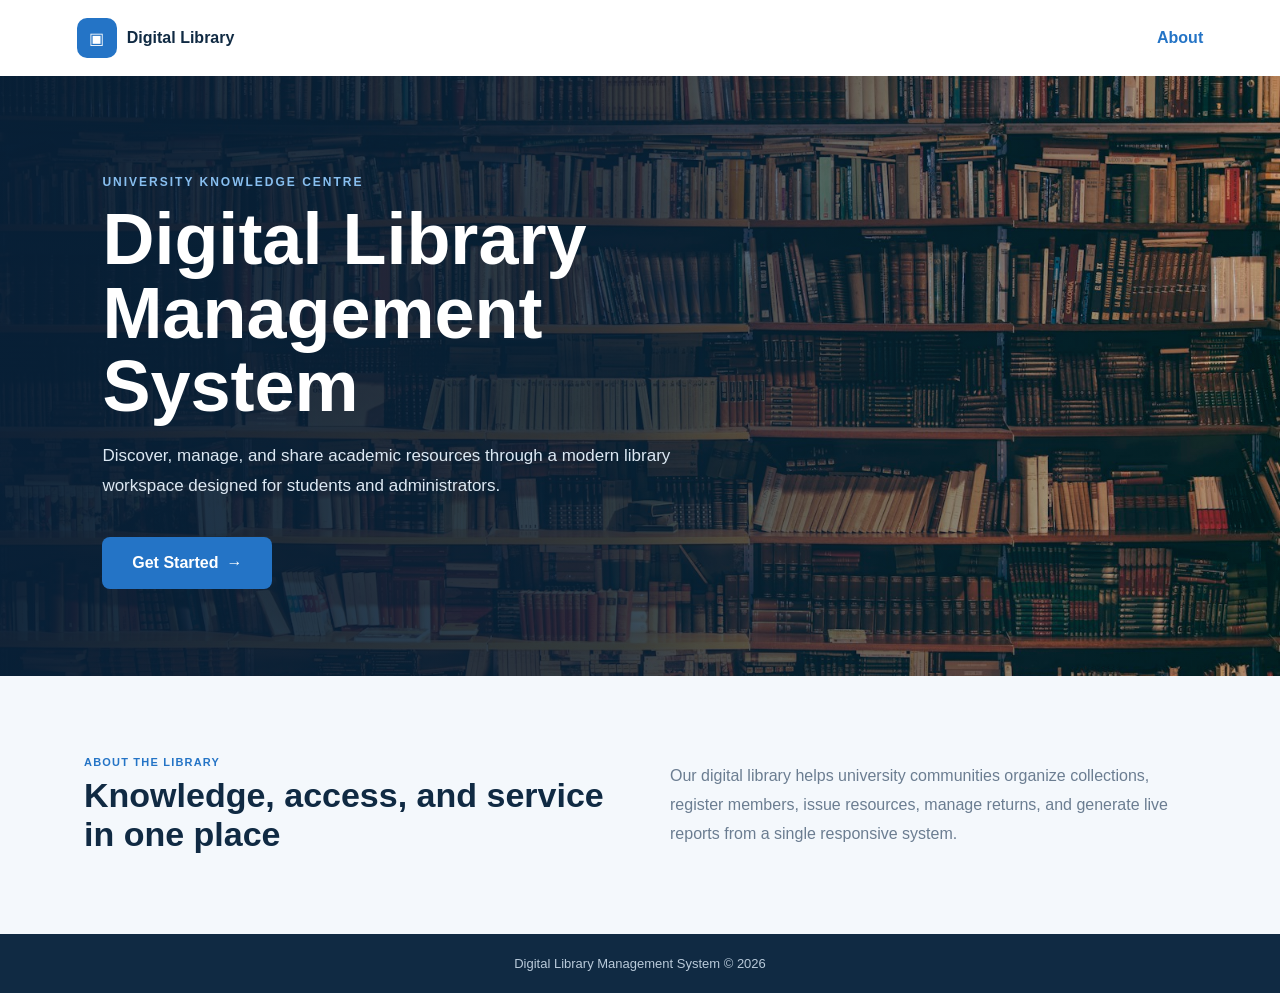
<file: index.html>
<!DOCTYPE html>
<html lang="en">
<head>
  <meta charset="UTF-8">
  <meta name="viewport" content="width=device-width, initial-scale=1.0">
  <title>Digital Library Management System</title>
  <link rel="stylesheet" href="css/common.css">
  <link rel="stylesheet" href="css/welcome.css">
</head>
<body>
  <header class="welcome-nav">
    <a class="welcome-brand" href="index.html"><span>▣</span><strong>Digital Library</strong></a>
    <a class="welcome-about" href="#about">About</a>
  </header>
  <main>
    <section class="welcome-hero">
      <div class="welcome-overlay"></div>
      <div class="welcome-content">
        <p class="welcome-kicker">University Knowledge Centre</p>
        <h1>Digital Library<br>Management System</h1>
        <p>Discover, manage, and share academic resources through a modern library workspace designed for students and administrators.</p>
        <a class="btn btn-primary welcome-button" href="pages/login.html">Get Started <span>→</span></a>
      </div>
    </section>
    <section class="welcome-about-section" id="about">
      <div>
        <p class="eyebrow">About the Library</p>
        <h2>Knowledge, access, and service in one place</h2>
      </div>
      <p>Our digital library helps university communities organize collections, register members, issue resources, manage returns, and generate live reports from a single responsive system.</p>
    </section>
  </main>
  <footer class="welcome-footer">Digital Library Management System &copy; 2026</footer>
</body>
</html>
</file>
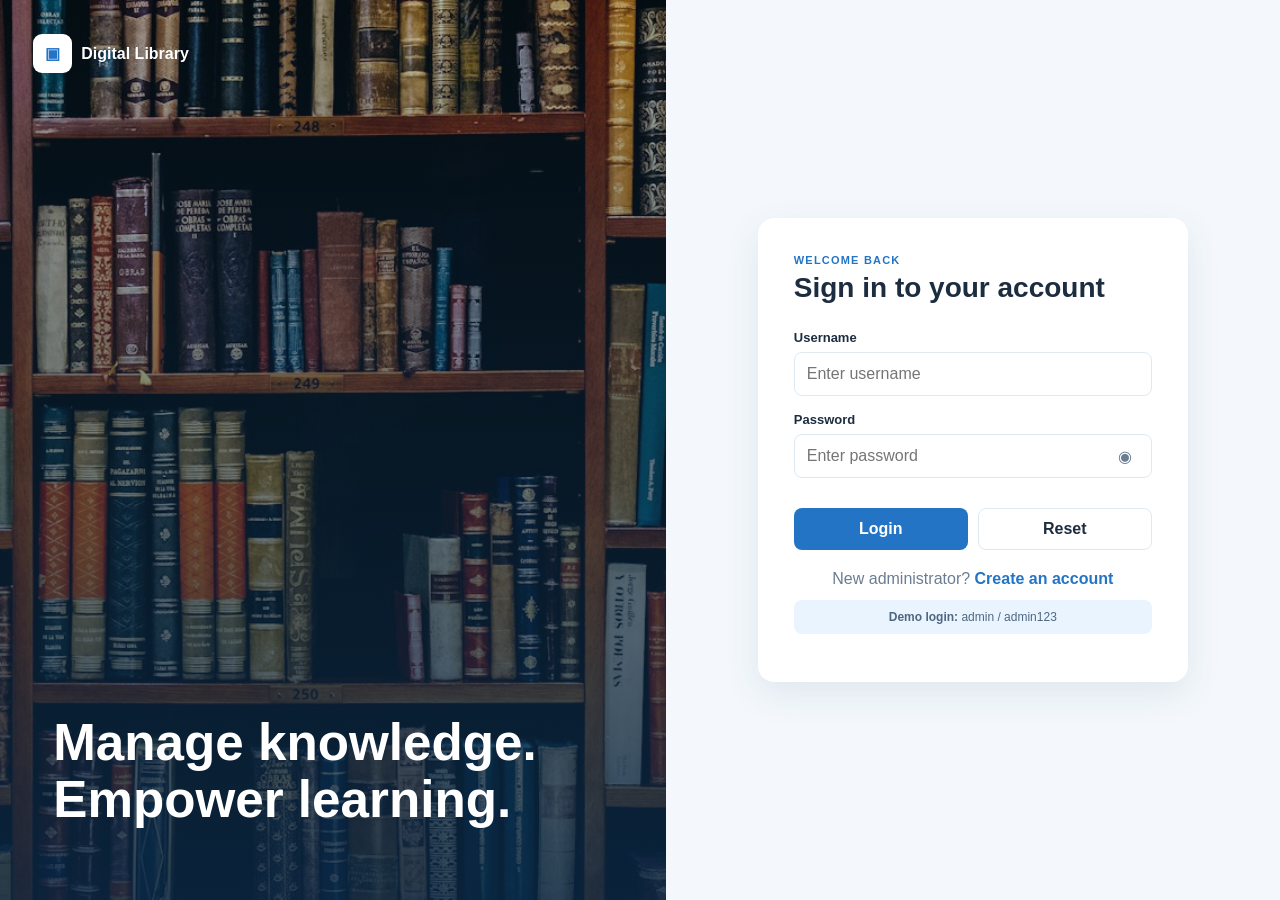
<file: pages/about.html>
<!DOCTYPE html>
<html lang="en">
<head><meta charset="UTF-8"><meta name="viewport" content="width=device-width, initial-scale=1.0"><title>About | Digital Library</title><link rel="stylesheet" href="../css/common.css"><link rel="stylesheet" href="../css/about.css"></head>
<body data-title="About the Library">
  <div class="data-app" data-app><div data-page-content>
    <section class="about-hero"><img src="../assets/images/about-library.jpg" alt="University library"><div><p>Digital Library</p><h2>Built for academic learning and service</h2></div></section>
    <section class="about-grid">
      <article class="card"><div class="card-header"><h2>About the System</h2></div><div class="card-body"><p>The Digital Library Management System organizes collections, members, issues, returns, and reports in a responsive browser-based application.</p></div></article>
      <article class="card"><div class="card-header"><h2>Project Purpose</h2></div><div class="card-body"><p>It demonstrates an MCA-level full-stack frontend concept while keeping data consistent in browser Local Storage.</p></div></article>
      <article class="card"><div class="card-header"><h2>Facilities</h2></div><div class="card-body"><ul><li>Dynamic book and member records</li><li>Issue and return tracking</li><li>Live dashboard and reports</li><li>CSV export and print support</li></ul></div></article>
      <article class="card"><div class="card-header"><h2>Technologies</h2></div><div class="card-body"><p>HTML5, CSS3, JavaScript ES6, Browser Local Storage, and VS Code Live Server.</p></div></article>
    </section>
  </div></div>
  <footer class="about-footer">Digital Library Management System</footer>
  <script src="../js/storage.js"></script><script src="../js/common.js"></script>
  <script>document.addEventListener('DOMContentLoaded',()=>libraryCommon.initializeProtectedPage('about'));</script>
</body>
</html>
</file>
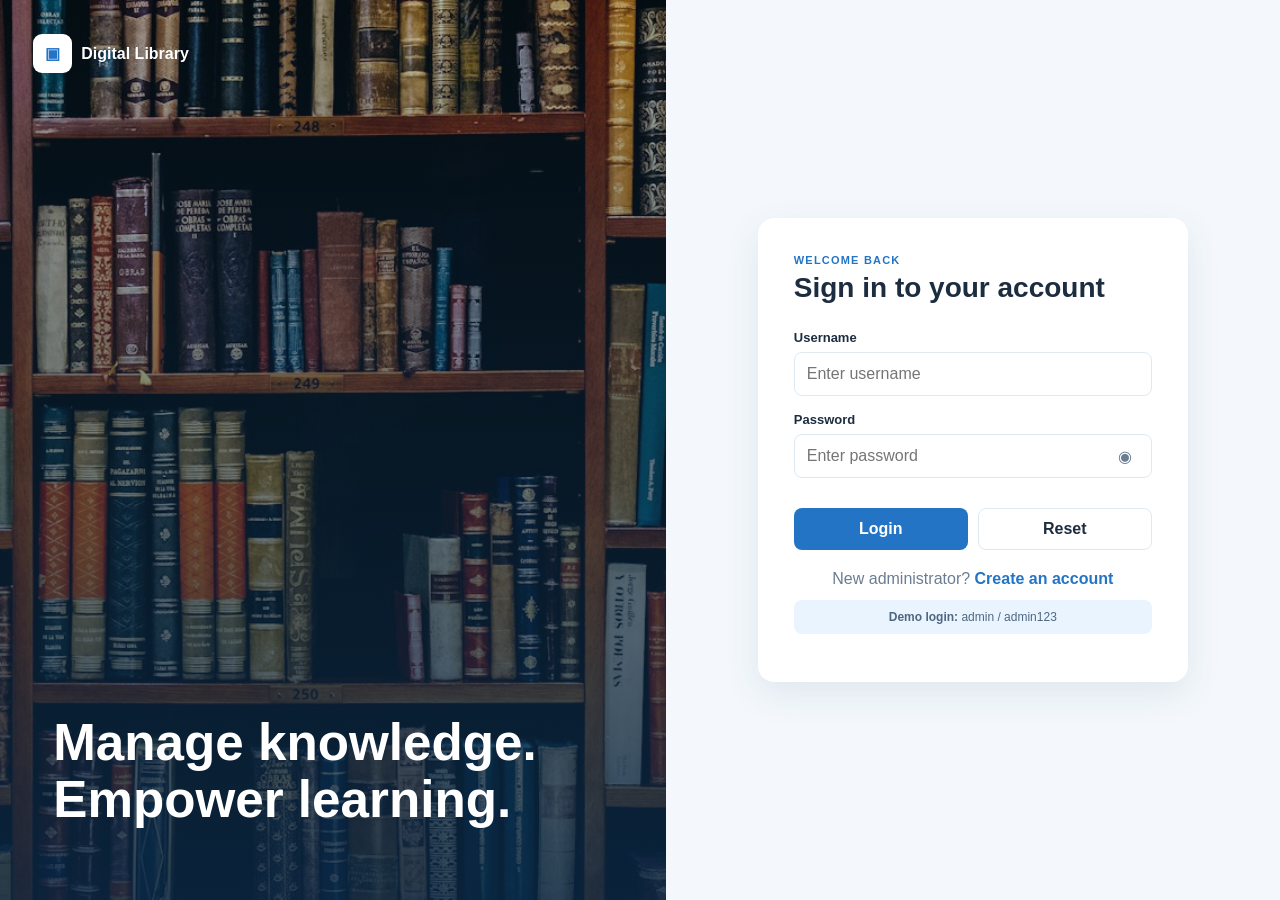
<file: pages/add-book.html>
<!DOCTYPE html>
<html lang="en">
<head><meta charset="UTF-8"><meta name="viewport" content="width=device-width, initial-scale=1.0"><title>Add Book | Digital Library</title><link rel="stylesheet" href="../css/common.css"><link rel="stylesheet" href="../css/add-book.css"></head>
<body data-title="Add / Edit Book">
  <div class="data-app" data-app><div data-page-content>
    <section class="card form-card">
      <div class="card-header"><h2 id="bookFormTitle">Add New Book</h2><a class="btn btn-outline" href="books.html">← Back</a></div>
      <div class="card-body">
        <form id="bookForm">
          <div class="form-grid">
            <div class="form-group"><label for="bookId">Book ID *</label><input id="bookId" name="bookId" class="form-control"></div>
            <div class="form-group"><label for="bookName">Book Name *</label><input id="bookName" name="bookName" class="form-control"></div>
            <div class="form-group"><label for="author">Author *</label><input id="author" name="author" class="form-control"></div>
            <div class="form-group"><label for="category">Category *</label><input id="category" name="category" class="form-control" list="categoryOptions"><datalist id="categoryOptions"><option>Computer Science</option><option>Management</option><option>Science</option><option>Literature</option><option>History</option></datalist></div>
            <div class="form-group"><label for="publisher">Publisher *</label><input id="publisher" name="publisher" class="form-control"></div>
            <div class="form-group"><label for="publicationYear">Publication Year *</label><input id="publicationYear" name="publicationYear" class="form-control" type="number" min="1000" max="2099"></div>
            <div class="form-group"><label for="quantity">Quantity *</label><input id="quantity" name="quantity" class="form-control" type="number" min="1"></div>
          </div>
          <p class="message" id="bookMessage"></p>
          <div class="form-actions"><button class="btn btn-primary" type="submit" id="saveBook">Save Book</button><button class="btn btn-outline" type="reset">Reset</button></div>
        </form>
      </div>
    </section>
  </div></div>
  <script src="../js/storage.js"></script><script src="../js/common.js"></script><script src="../js/add-book.js"></script>
</body>
</html>
</file>
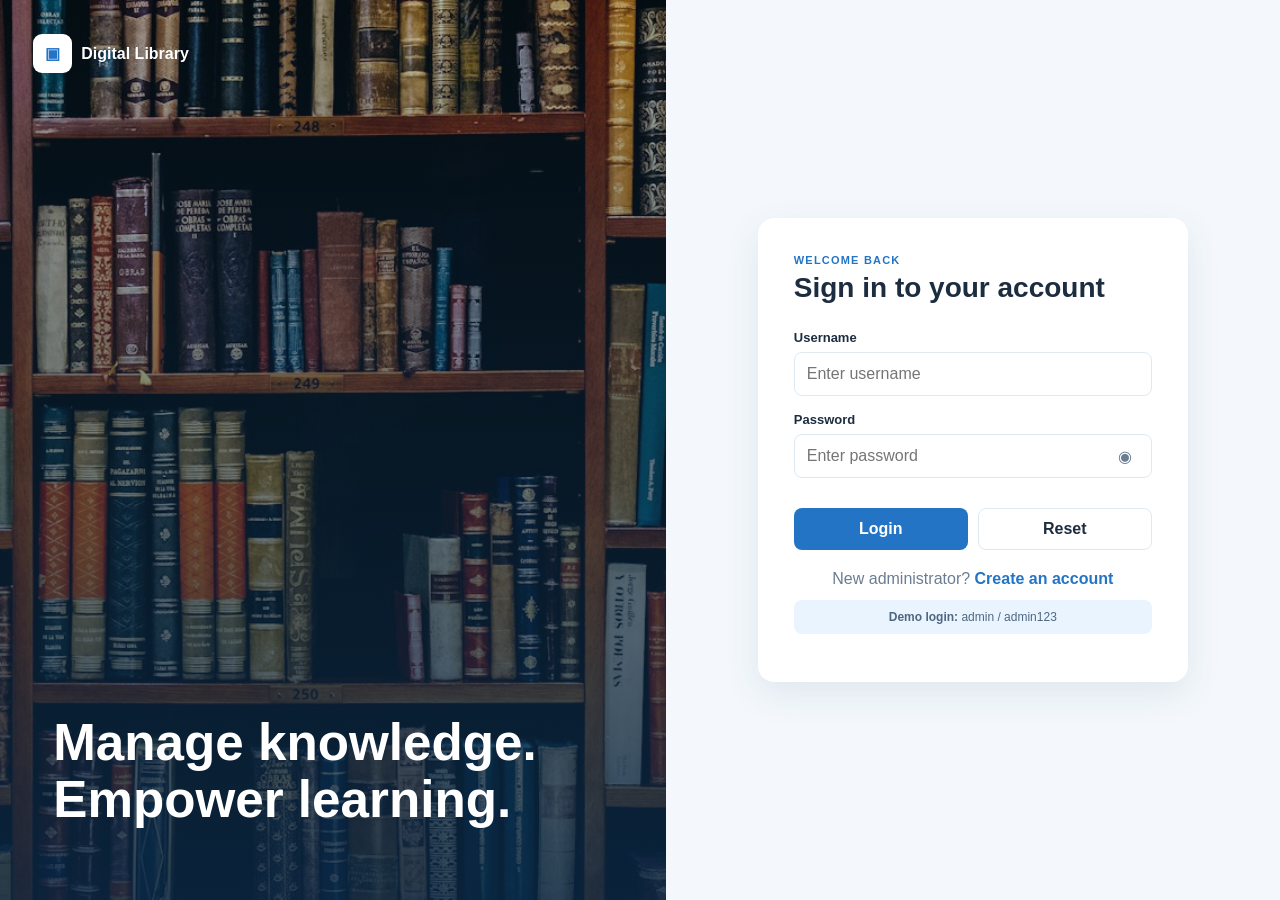
<file: pages/add-member.html>
<!DOCTYPE html>
<html lang="en">
<head><meta charset="UTF-8"><meta name="viewport" content="width=device-width, initial-scale=1.0"><title>Add Member | Digital Library</title><link rel="stylesheet" href="../css/common.css"><link rel="stylesheet" href="../css/add-member.css"></head>
<body data-title="Add / Edit Member">
  <div class="data-app" data-app><div data-page-content>
    <section class="card form-card">
      <div class="card-header"><h2 id="memberFormTitle">Add New Member</h2><a class="btn btn-outline" href="members.html">← Back</a></div>
      <div class="card-body">
        <form id="memberForm">
          <div class="form-grid">
            <div class="form-group"><label for="memberId">Member ID *</label><input id="memberId" name="memberId" class="form-control"></div>
            <div class="form-group"><label for="fullName">Full Name *</label><input id="fullName" name="fullName" class="form-control"></div>
            <div class="form-group"><label for="department">Department *</label><input id="department" name="department" class="form-control"></div>
            <div class="form-group"><label for="memberEmail">Email *</label><input id="memberEmail" name="email" class="form-control" type="email"></div>
            <div class="form-group"><label for="memberMobile">Mobile Number *</label><input id="memberMobile" name="mobile" class="form-control" inputmode="numeric"></div>
          </div>
          <p class="message" id="memberMessage"></p>
          <div class="form-actions"><button class="btn btn-primary" type="submit">Save Member</button><button class="btn btn-outline" type="reset">Reset</button></div>
        </form>
      </div>
    </section>
  </div></div>
  <script src="../js/storage.js"></script><script src="../js/common.js"></script><script src="../js/add-member.js"></script>
</body>
</html>
</file>
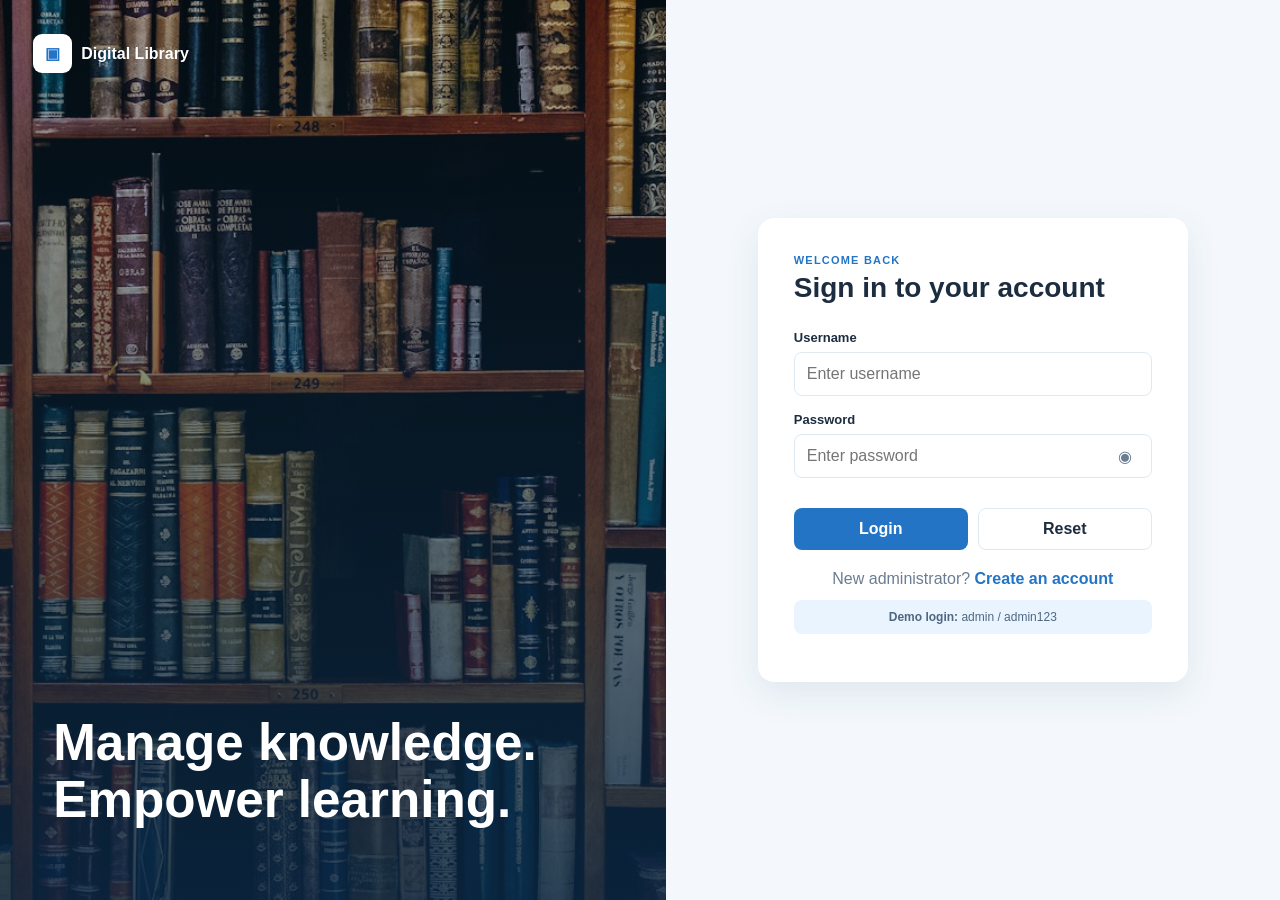
<file: pages/books.html>
<!DOCTYPE html>
<html lang="en">
<head><meta charset="UTF-8"><meta name="viewport" content="width=device-width, initial-scale=1.0"><title>Books | Digital Library</title><link rel="stylesheet" href="../css/common.css"><link rel="stylesheet" href="../css/books.css"></head>
<body data-title="Book Management">
  <div class="data-app" data-app><div data-page-content>
    <section class="card">
      <div class="card-header"><h2>Library Books</h2><a class="btn btn-primary" href="add-book.html">＋ Add Book</a></div>
      <div class="card-body">
        <div class="toolbar">
          <div class="search-wrap"><input id="bookSearch" class="form-control" placeholder="Search by name, author, or category"></div>
          <select id="categoryFilter" class="form-control" style="width:auto"><option value="">All Categories</option></select>
          <button id="clearBookSearch" class="btn btn-outline" type="button">Clear</button>
        </div>
        <div class="table-wrap" id="booksTable"></div>
      </div>
    </section>
  </div></div>
  <script src="../js/storage.js"></script><script src="../js/common.js"></script><script src="../js/books.js"></script>
</body>
</html>
</file>
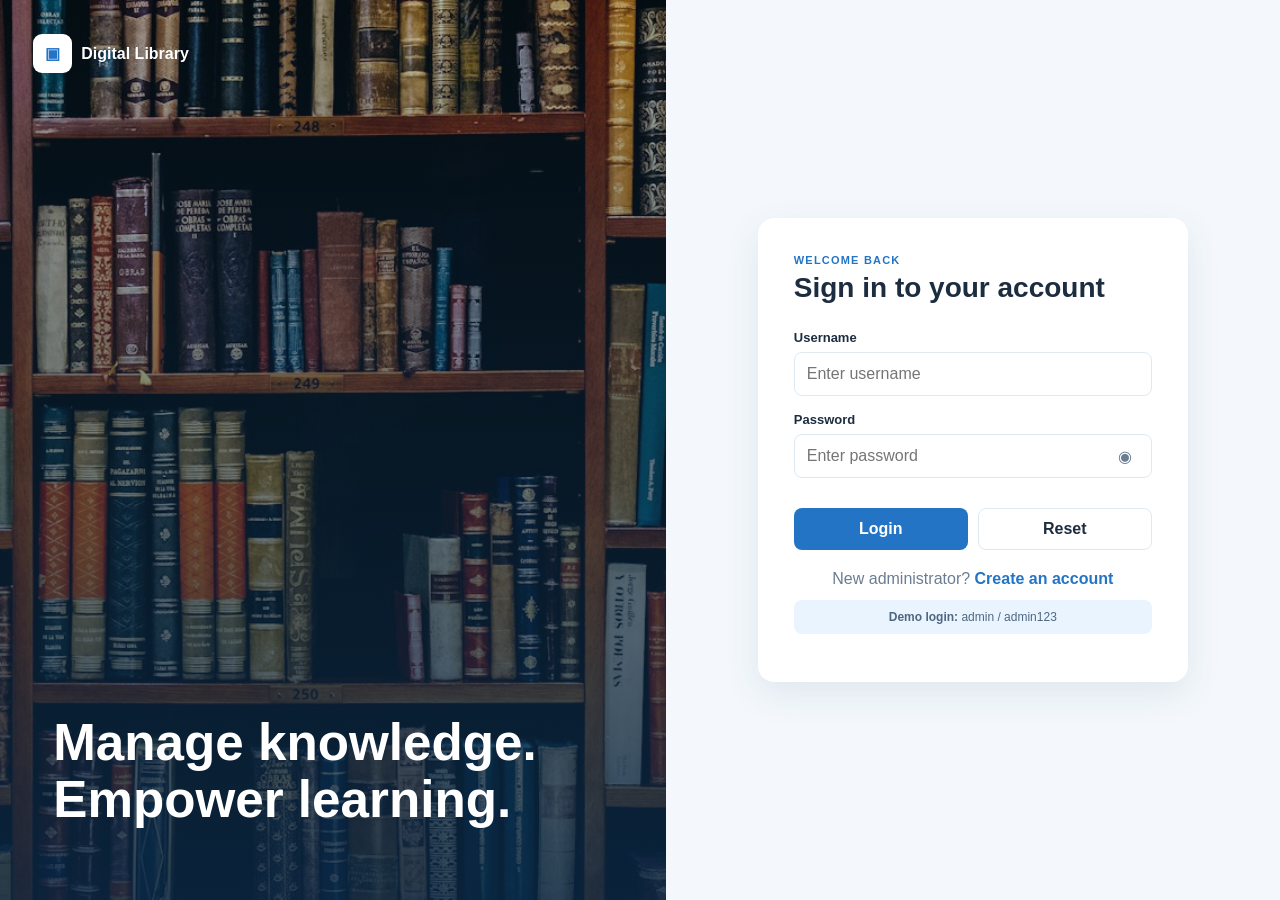
<file: pages/dashboard.html>
<!DOCTYPE html>
<html lang="en">
<head>
  <meta charset="UTF-8"><meta name="viewport" content="width=device-width, initial-scale=1.0">
  <title>Dashboard | Digital Library</title>
  <link rel="stylesheet" href="../css/common.css"><link rel="stylesheet" href="../css/dashboard.css">
</head>
<body data-title="Dashboard">
  <div class="data-app" data-app>
    <div data-page-content>
      <div class="stats-grid" id="dashboardStats"></div>
      <div class="dashboard-grid">
        <section class="card"><div class="card-header"><h2>Recent Book Issues</h2><a class="btn btn-secondary" href="issue-book.html">View all</a></div><div class="table-wrap" id="recentIssues"></div></section>
        <section class="overview-card"><img src="../assets/images/dashboard-library.jpg" alt="University library"><div><p>Library Overview</p><h2>Connected academic resources</h2><a class="btn btn-primary" href="books.html">Manage collection</a></div></section>
      </div>
      <section class="card recent-members"><div class="card-header"><h2>Recent Member Registrations</h2><a class="btn btn-secondary" href="members.html">View all</a></div><div class="table-wrap" id="recentMembers"></div></section>
    </div>
  </div>
  <script src="../js/storage.js"></script><script src="../js/common.js"></script><script src="../js/dashboard.js"></script>
</body>
</html>
</file>
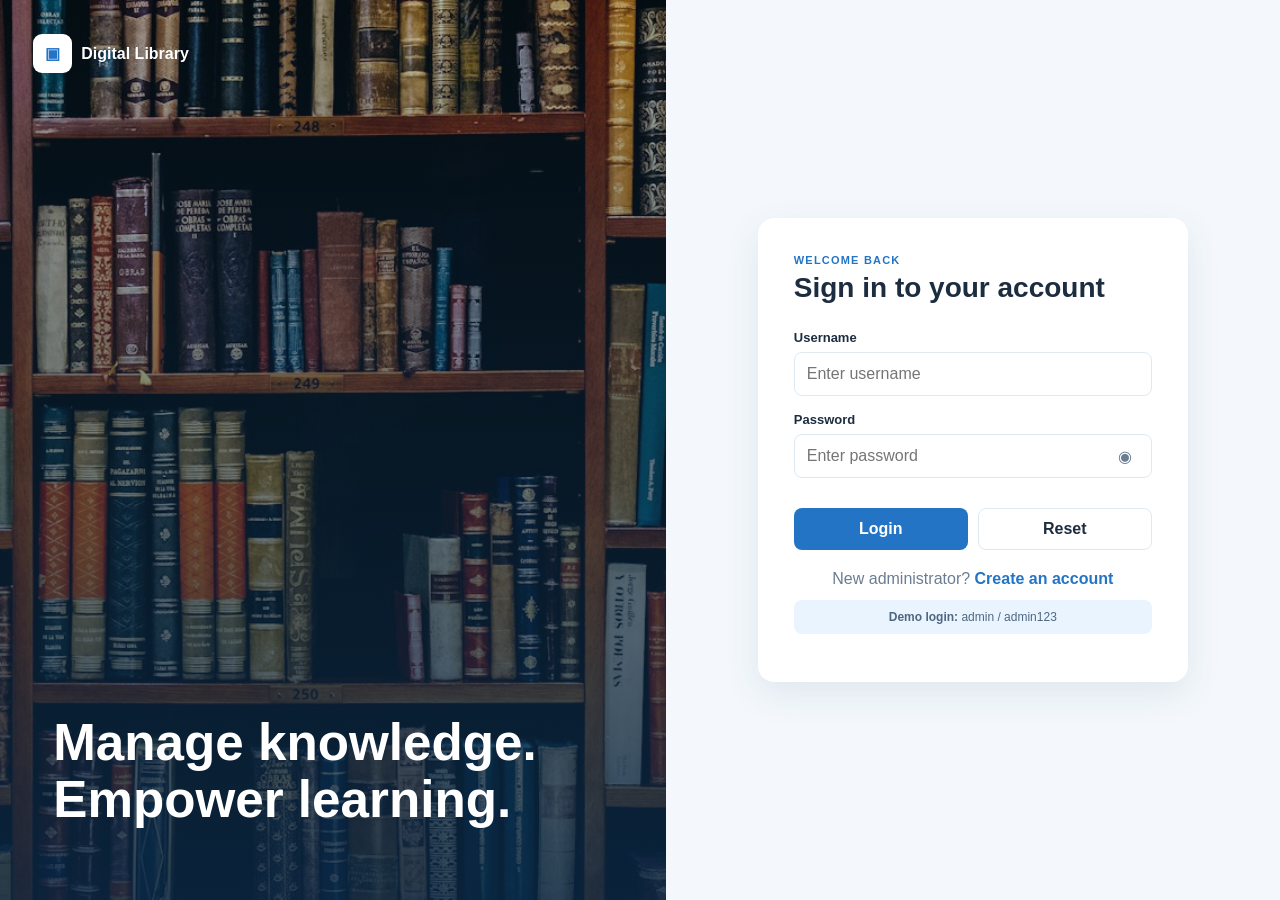
<file: pages/issue-book.html>
<!DOCTYPE html>
<html lang="en">
<head><meta charset="UTF-8"><meta name="viewport" content="width=device-width, initial-scale=1.0"><title>Issue Book | Digital Library</title><link rel="stylesheet" href="../css/common.css"><link rel="stylesheet" href="../css/issue-book.css"></head>
<body data-title="Issue Book">
  <div class="data-app" data-app><div data-page-content>
    <section class="issue-layout">
      <div class="card">
        <div class="card-header"><h2>Issue a Book</h2></div>
        <div class="card-body">
          <form id="issueForm">
            <div class="form-grid">
              <div class="form-group"><label for="issueId">Issue ID</label><input id="issueId" name="issueId" class="form-control" readonly></div>
              <div class="form-group"><label for="issueMember">Select Member *</label><select id="issueMember" name="memberId" class="form-control"></select></div>
              <div class="form-group"><label for="issueBook">Select Book *</label><select id="issueBook" name="bookId" class="form-control"></select></div>
              <div class="form-group"><label for="issueDate">Issue Date *</label><input id="issueDate" name="issueDate" class="form-control" type="date"></div>
              <div class="form-group"><label for="expectedReturnDate">Expected Return Date *</label><input id="expectedReturnDate" name="expectedReturnDate" class="form-control" type="date"></div>
            </div>
            <p class="message" id="issueMessage"></p>
            <div class="form-actions"><button class="btn btn-primary" type="submit">Issue Book</button><button class="btn btn-outline" type="reset">Reset</button></div>
          </form>
        </div>
      </div>
      <aside class="issue-image"><img src="../assets/images/lib2.jpg" alt="Student using library"></aside>
    </section>
    <section class="card issued-section"><div class="card-header"><h2>Issued Books</h2></div><div class="card-body table-wrap" id="issuedTable"></div></section>
  </div></div>
  <script src="../js/storage.js"></script><script src="../js/common.js"></script><script src="../js/issue-book.js"></script>
</body>
</html>
</file>
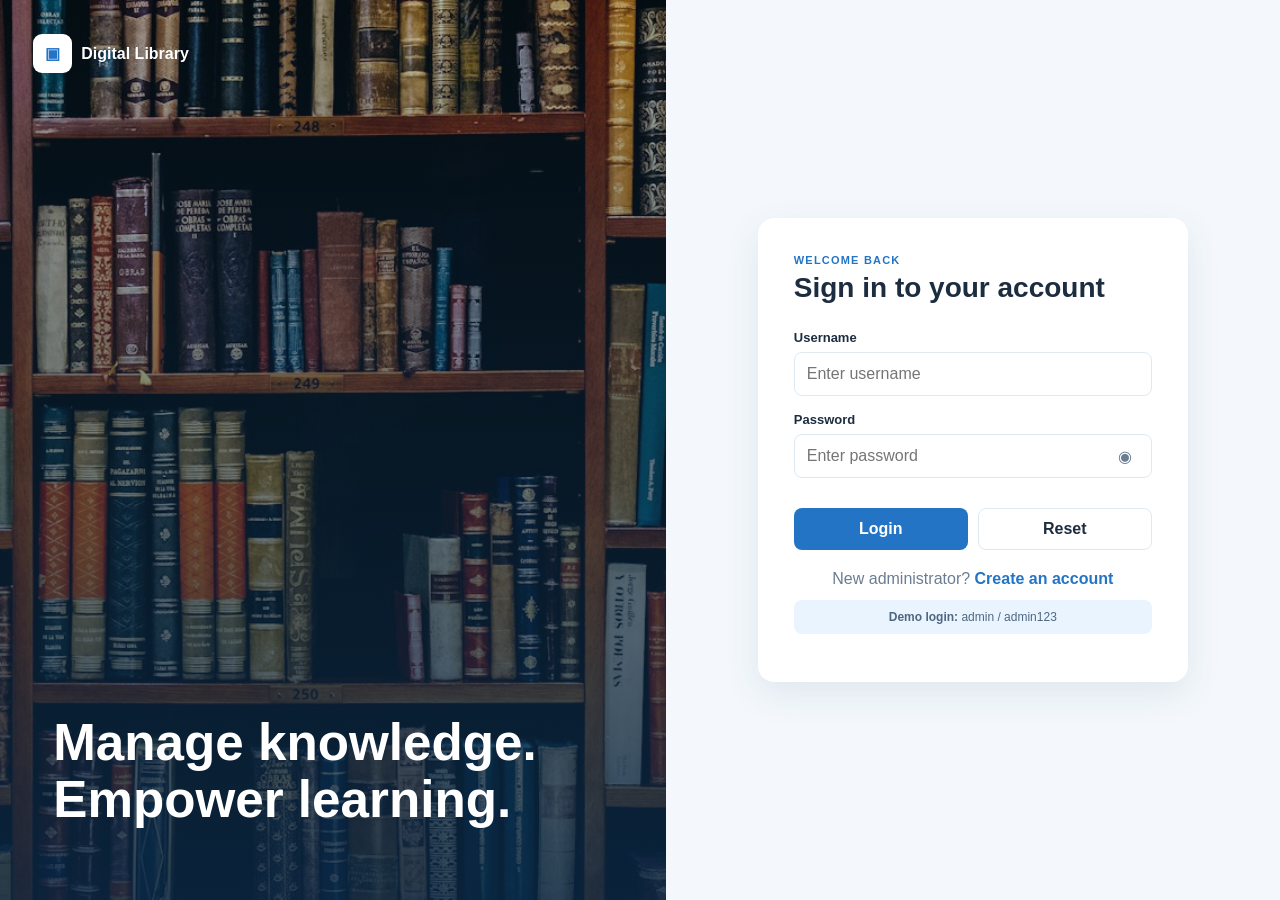
<file: pages/login.html>
<!DOCTYPE html>
<html lang="en">
<head>
  <meta charset="UTF-8">
  <meta name="viewport" content="width=device-width, initial-scale=1.0">
  <title>Login | Digital Library</title>
  <link rel="stylesheet" href="../css/common.css">
  <link rel="stylesheet" href="../css/login.css">
</head>
<body class="auth-page">
  <main class="auth-layout">
    <section class="auth-image login-image">
      <div><a class="auth-brand" href="../index.html"><span>▣</span> Digital Library</a></div>
      <p>Manage knowledge.<br>Empower learning.</p>
    </section>
    <section class="auth-panel">
      <form class="auth-card" id="loginForm">
        <p class="eyebrow">Welcome back</p>
        <h1>Sign in to your account</h1>
        <div class="form-group">
          <label for="username">Username</label>
          <input class="form-control" id="username" name="username" autocomplete="username" placeholder="Enter username">
        </div>
        <div class="form-group">
          <label for="password">Password</label>
          <div class="password-field">
            <input class="form-control" id="password" name="password" type="password" autocomplete="current-password" placeholder="Enter password">
            <button id="togglePassword" type="button" aria-label="Show password">◉</button>
          </div>
        </div>
        <p class="message error" id="loginError"></p>
        <div class="auth-actions">
          <button class="btn btn-primary" type="submit">Login</button>
          <button class="btn btn-outline" id="resetLogin" type="button">Reset</button>
        </div>
        <p class="auth-switch">New administrator? <a href="register.html">Create an account</a></p>
        <p class="demo-note"><strong>Demo login:</strong> admin / admin123</p>
      </form>
    </section>
  </main>
  <script src="../js/storage.js"></script>
  <script src="../js/common.js"></script>
  <script src="../js/auth.js"></script>
</body>
</html>
</file>
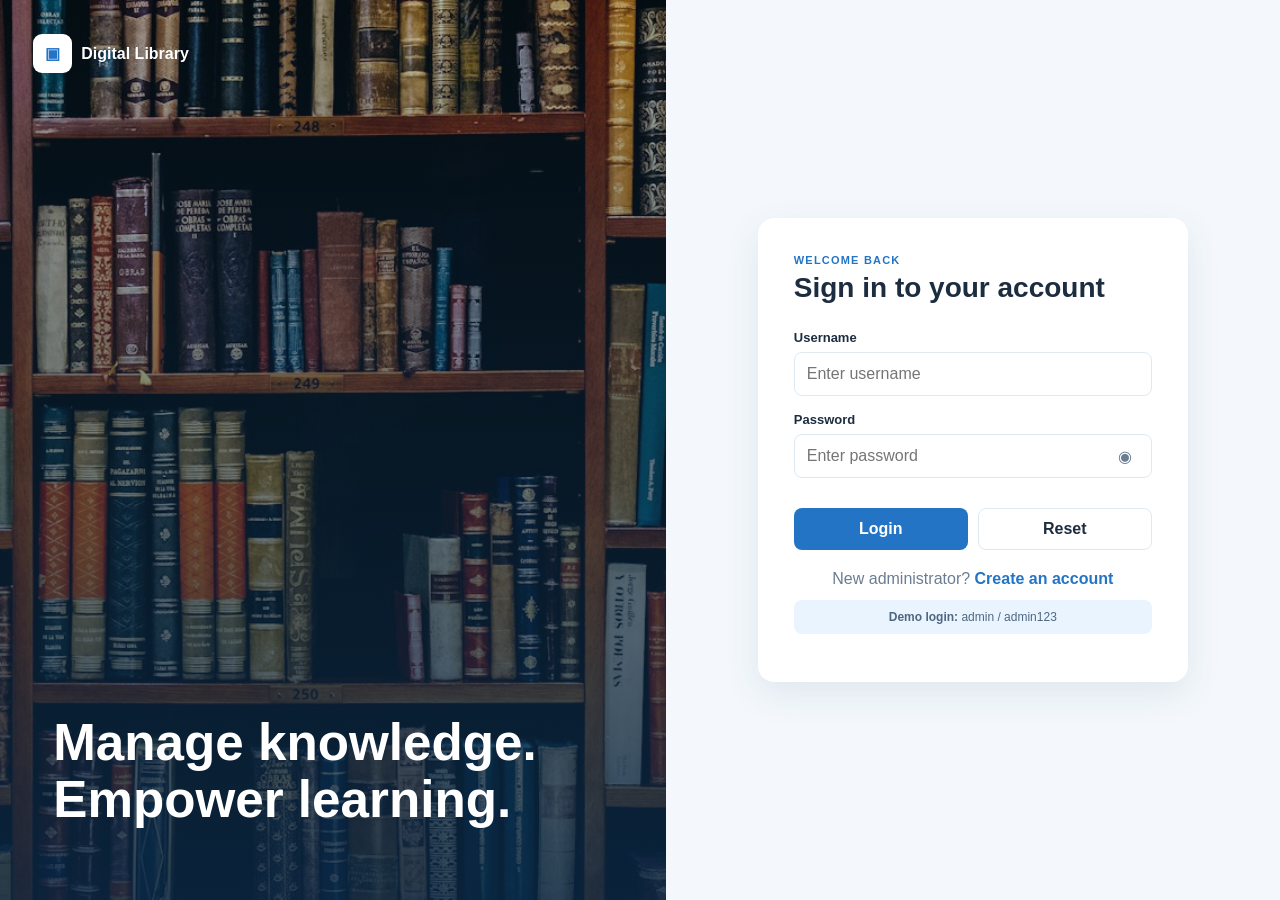
<file: pages/members.html>
<!DOCTYPE html>
<html lang="en">
<head><meta charset="UTF-8"><meta name="viewport" content="width=device-width, initial-scale=1.0"><title>Members | Digital Library</title><link rel="stylesheet" href="../css/common.css"><link rel="stylesheet" href="../css/members.css"></head>
<body data-title="Member Management">
  <div class="data-app" data-app><div data-page-content>
    <section class="card">
      <div class="card-header"><h2>Registered Members</h2><a class="btn btn-primary" href="add-member.html">＋ Add Member</a></div>
      <div class="card-body">
        <div class="toolbar"><div class="search-wrap"><input id="memberSearch" class="form-control" placeholder="Search name, department, or member ID"></div><button id="clearMemberSearch" class="btn btn-outline" type="button">Clear</button></div>
        <div class="table-wrap" id="membersTable"></div>
      </div>
    </section>
  </div></div>
  <script src="../js/storage.js"></script><script src="../js/common.js"></script><script src="../js/members.js"></script>
</body>
</html>
</file>
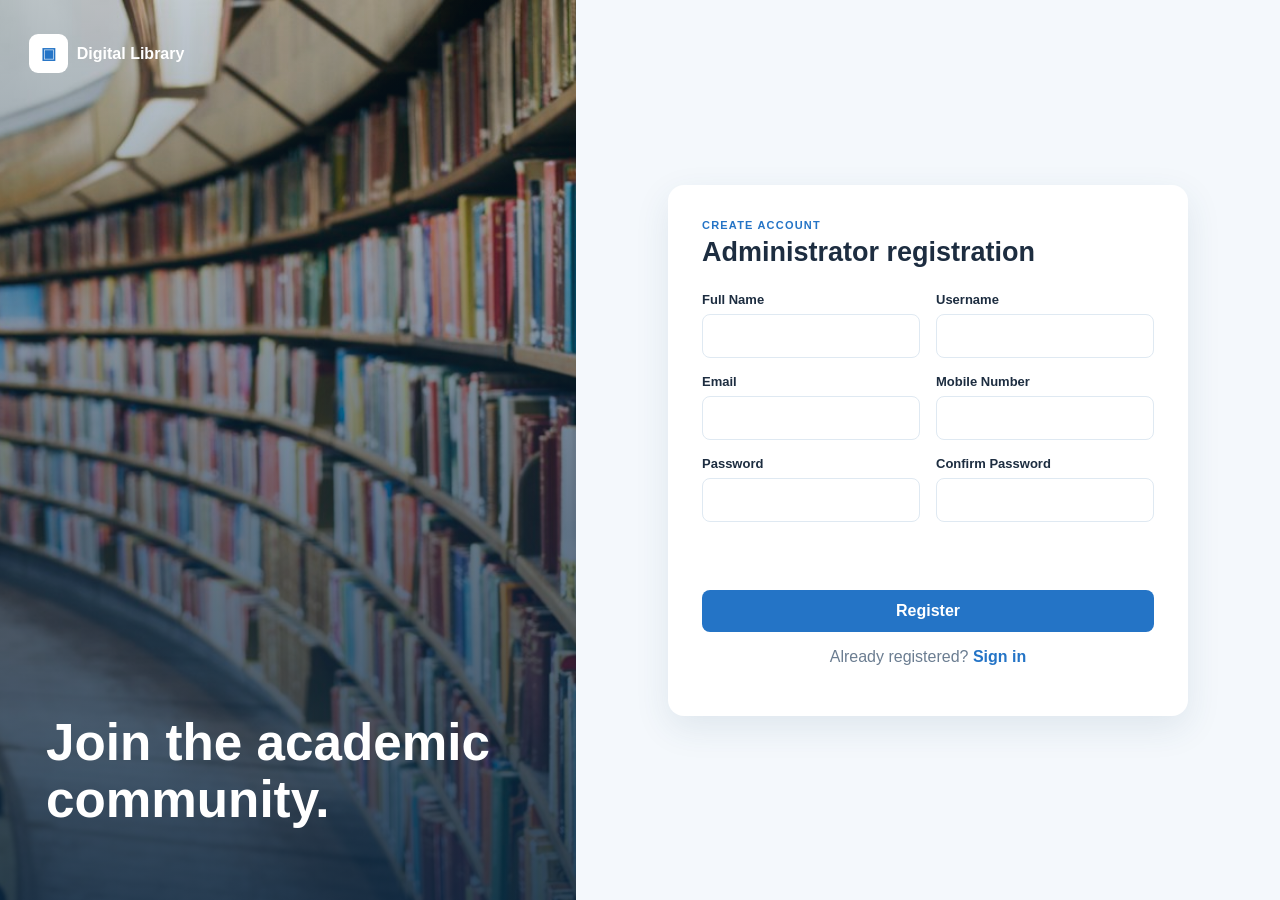
<file: pages/register.html>
<!DOCTYPE html>
<html lang="en">
<head>
  <meta charset="UTF-8">
  <meta name="viewport" content="width=device-width, initial-scale=1.0">
  <title>Register | Digital Library</title>
  <link rel="stylesheet" href="../css/common.css">
  <link rel="stylesheet" href="../css/register.css">
</head>
<body class="auth-page">
  <main class="auth-layout">
    <section class="auth-image register-image">
      <a class="auth-brand" href="../index.html"><span>▣</span> Digital Library</a>
      <p>Join the academic<br>community.</p>
    </section>
    <section class="auth-panel">
      <form class="auth-card register-card" id="registerForm">
        <p class="eyebrow">Create account</p>
        <h1>Administrator registration</h1>
        <div class="form-grid">
          <div class="form-group"><label for="fullName">Full Name</label><input class="form-control" id="fullName" name="fullName"></div>
          <div class="form-group"><label for="regUsername">Username</label><input class="form-control" id="regUsername" name="username"></div>
          <div class="form-group"><label for="email">Email</label><input class="form-control" id="email" name="email" type="email"></div>
          <div class="form-group"><label for="mobile">Mobile Number</label><input class="form-control" id="mobile" name="mobile" inputmode="numeric"></div>
          <div class="form-group"><label for="regPassword">Password</label><input class="form-control" id="regPassword" name="password" type="password"></div>
          <div class="form-group"><label for="confirmPassword">Confirm Password</label><input class="form-control" id="confirmPassword" name="confirmPassword" type="password"></div>
        </div>
        <p class="message error" id="registerError"></p>
        <p class="message success" id="registerSuccess"></p>
        <button class="btn btn-primary register-submit" type="submit">Register</button>
        <p class="auth-switch">Already registered? <a href="login.html">Sign in</a></p>
      </form>
    </section>
  </main>
  <script src="../js/storage.js"></script>
  <script src="../js/common.js"></script>
  <script src="../js/auth.js"></script>
</body>
</html>
</file>
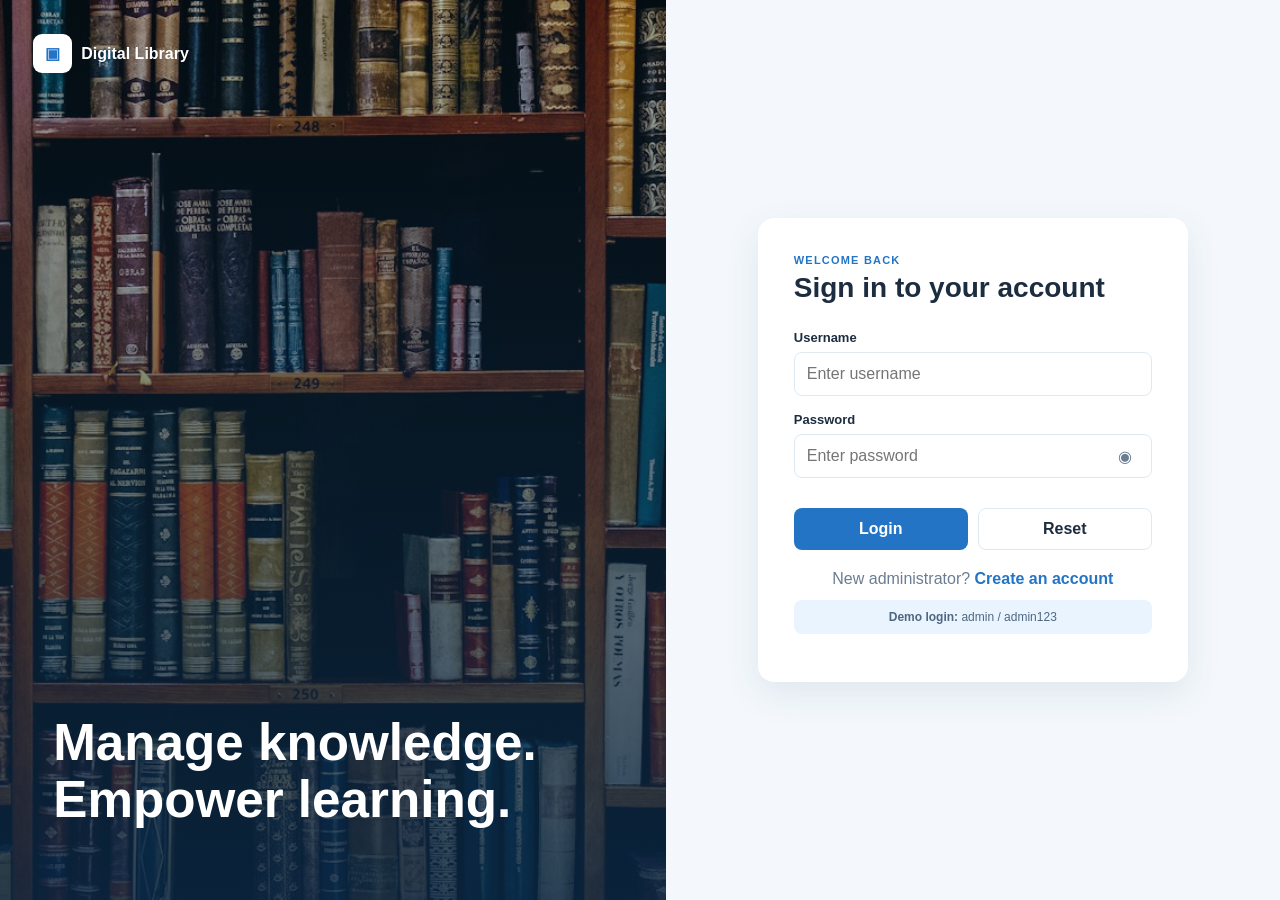
<file: pages/reports.html>
<!DOCTYPE html>
<html lang="en">
<head><meta charset="UTF-8"><meta name="viewport" content="width=device-width, initial-scale=1.0"><title>Reports | Digital Library</title><link rel="stylesheet" href="../css/common.css"><link rel="stylesheet" href="../css/reports.css"></head>
<body data-title="Library Reports">
  <div class="data-app" data-app><div data-page-content>
    <div class="report-actions"><div class="toolbar" style="margin:0"><select id="reportType" class="form-control" style="width:auto"><option value="all">All Records</option><option value="books">Books</option><option value="members">Members</option><option value="issued">Issued Records</option><option value="returned">Returned Records</option></select><input id="reportSearch" class="form-control" placeholder="Search report records"></div><div class="action-row"><button id="exportCsv" class="btn btn-secondary" type="button">Export CSV</button><button id="printReport" class="btn btn-primary" type="button">Print Report</button></div></div>
    <div class="stats-grid" id="reportStats"></div>
    <section class="card"><div class="card-header"><h2 id="reportTitle">All Library Records</h2></div><div class="card-body table-wrap" id="reportTable"></div></section>
  </div></div>
  <script src="../js/storage.js"></script><script src="../js/common.js"></script><script src="../js/reports.js"></script>
</body>
</html>
</file>
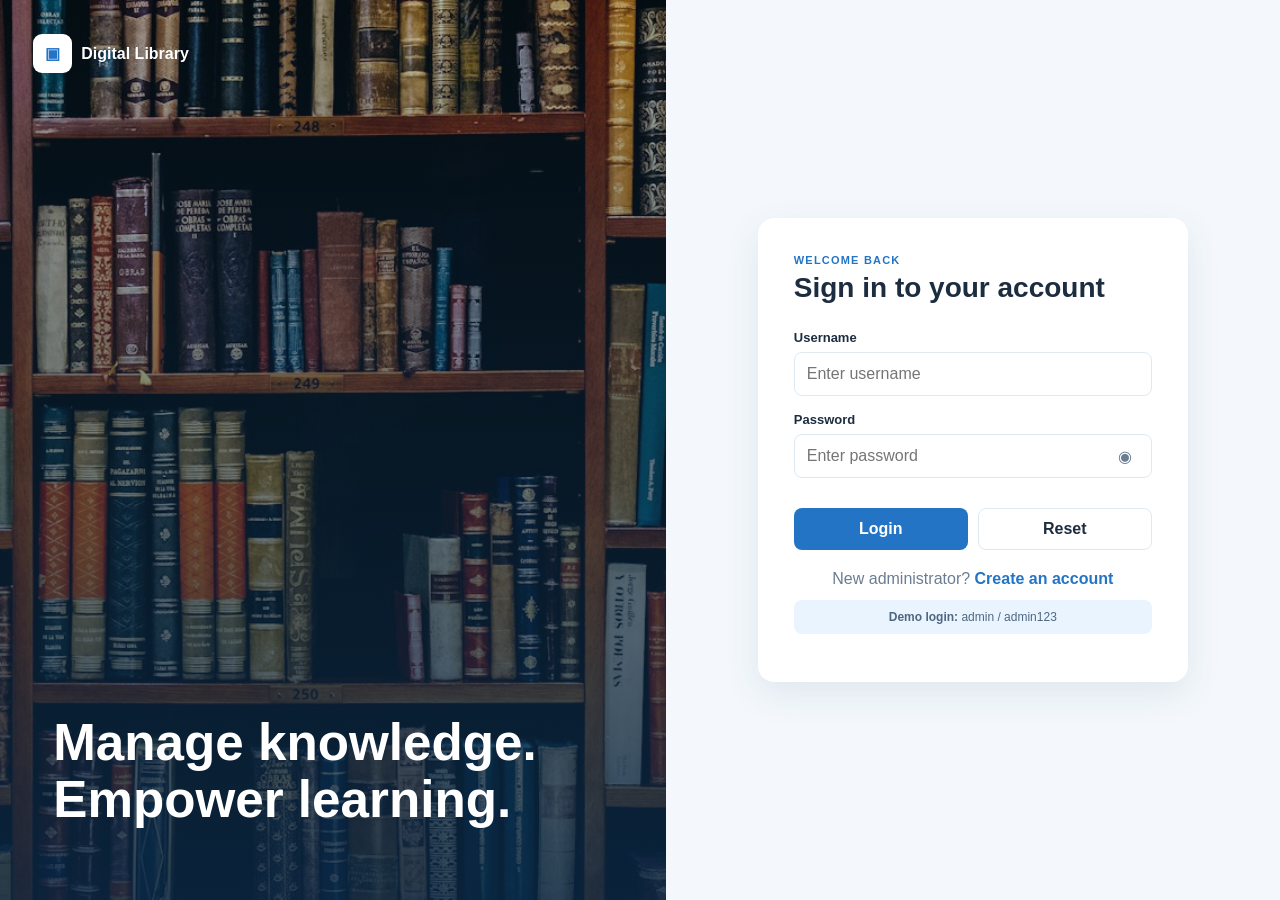
<file: pages/return-book.html>
<!DOCTYPE html>
<html lang="en">
<head><meta charset="UTF-8"><meta name="viewport" content="width=device-width, initial-scale=1.0"><title>Return Book | Digital Library</title><link rel="stylesheet" href="../css/common.css"><link rel="stylesheet" href="../css/return-book.css"></head>
<body data-title="Return Book">
  <div class="data-app" data-app><div data-page-content>
    <section class="card">
      <div class="card-header"><h2>Book Returns</h2></div>
      <div class="card-body">
        <div class="toolbar"><div class="search-wrap"><input id="returnSearch" class="form-control" placeholder="Search by issue ID, member, or book"></div><button id="clearReturnSearch" class="btn btn-outline" type="button">Clear</button></div>
        <div class="table-wrap" id="returnTable"></div>
      </div>
    </section>
  </div></div>
  <script src="../js/storage.js"></script><script src="../js/common.js"></script><script src="../js/return-book.js"></script>
</body>
</html>
</file>
<file: css/common.css>
:root {
  --navy: #102a43;
  --blue: #2474c6;
  --sky: #eaf4ff;
  --text: #1d2d40;
  --muted: #6b7d91;
  --line: #dfe9f2;
  --white: #fff;
  --danger: #c83d50;
  --success: #25866a;
  --shadow: 0 12px 35px rgba(37, 74, 112, .10);
}
* { box-sizing: border-box; }
body { margin: 0; font-family: Inter, "Segoe UI", Arial, sans-serif; color: var(--text); background: #f4f8fc; }
a { color: inherit; text-decoration: none; }
button, input, select, textarea { font: inherit; }
button { cursor: pointer; }
.data-app { min-height: 100vh; display: grid; grid-template-columns: 248px minmax(0, 1fr); }
.sidebar { position: fixed; z-index: 20; inset: 0 auto 0 0; width: 248px; background: var(--navy); color: #fff; display: flex; flex-direction: column; padding: 22px 16px; }
.brand { display: flex; align-items: center; gap: 11px; padding: 4px 8px 28px; }
.brand-mark { width: 43px; height: 43px; display: grid; place-items: center; border-radius: 12px; background: #fff; color: var(--blue); font-size: 22px; }
.brand strong, .brand small { display: block; }
.brand strong { font-size: 15px; }
.brand small { margin-top: 3px; color: #a9bdd2; }
.side-nav { display: grid; gap: 5px; }
.side-nav a, .logout-link { min-height: 46px; display: flex; align-items: center; gap: 13px; padding: 10px 13px; border-radius: 9px; color: #bed0e1; border: 0; background: transparent; text-align: left; }
.side-nav a b, .logout-link b { width: 22px; font-size: 18px; text-align: center; }
.side-nav a:hover, .side-nav a.active { background: #1a4168; color: #fff; }
.side-nav a.active { box-shadow: inset 3px 0 #6db2f2; }
.logout-link { margin-top: auto; width: 100%; }
.logout-link:hover { background: rgba(255,255,255,.08); color: #fff; }
.main-shell { grid-column: 2; min-width: 0; }
.topbar { height: 82px; background: #fff; display: flex; align-items: center; padding: 0 34px; border-bottom: 1px solid var(--line); }
.topbar h1 { margin: 2px 0 0; font-size: 22px; }
.eyebrow { margin: 0; color: var(--blue); font-size: 11px; font-weight: 800; text-transform: uppercase; letter-spacing: 1.2px; }
.profile { margin-left: auto; display: flex; align-items: center; gap: 10px; }
.profile strong, .profile small { display: block; }
.profile small { color: var(--muted); margin-top: 2px; }
.avatar { width: 42px; height: 42px; border-radius: 50%; background: var(--sky); color: var(--blue); display: grid; place-items: center; font-weight: 800; }
.menu-toggle { display: none; border: 0; background: none; font-size: 22px; margin-right: 12px; }
.page-content { padding: 28px 34px 40px; }
.page-grid { display: grid; gap: 22px; }
.card { background: #fff; border: 1px solid #edf2f7; border-radius: 14px; box-shadow: var(--shadow); }
.card-header { display: flex; align-items: center; justify-content: space-between; padding: 18px 20px; border-bottom: 1px solid var(--line); }
.card-header h2 { margin: 0; font-size: 17px; }
.card-body { padding: 20px; }
.btn { border: 0; border-radius: 8px; min-height: 42px; padding: 10px 16px; font-weight: 700; display: inline-flex; align-items: center; justify-content: center; gap: 8px; }
.btn-primary { background: var(--blue); color: #fff; }
.btn-secondary { background: var(--sky); color: var(--blue); }
.btn-danger { background: #fdecef; color: var(--danger); }
.btn-success { background: var(--success); color: #fff; }
.btn-outline { background: #fff; color: var(--text); border: 1px solid var(--line); }
.form-grid { display: grid; grid-template-columns: repeat(2, minmax(0, 1fr)); gap: 16px; }
.form-group { display: grid; gap: 7px; }
.form-group.full { grid-column: 1 / -1; }
.form-group label { font-size: 13px; font-weight: 750; }
.form-control { width: 100%; min-height: 44px; border: 1px solid var(--line); border-radius: 8px; background: #fff; color: var(--text); padding: 10px 12px; outline: none; }
.form-control:focus { border-color: #79addd; box-shadow: 0 0 0 3px rgba(36,116,198,.10); }
.form-actions { display: flex; gap: 10px; margin-top: 20px; }
.message { min-height: 20px; margin: 10px 0 0; font-weight: 700; }
.message.error { color: var(--danger); }
.message.success { color: var(--success); }
.toolbar { display: flex; gap: 10px; align-items: center; margin-bottom: 16px; flex-wrap: wrap; }
.search-wrap { flex: 1; min-width: 220px; }
.table-wrap { width: 100%; overflow-x: auto; }
table { width: 100%; border-collapse: collapse; min-width: 700px; }
th { background: #f8fafc; color: #5e7185; text-align: left; font-size: 12px; text-transform: uppercase; letter-spacing: .5px; }
th, td { padding: 14px 12px; border-bottom: 1px solid #edf2f7; white-space: nowrap; }
td { font-size: 14px; }
.action-buttons { display: flex; gap: 6px; }
.icon-button { width: 34px; height: 34px; border: 0; border-radius: 7px; background: var(--sky); color: var(--blue); }
.icon-button.danger { background: #fdecef; color: var(--danger); }
.badge { display: inline-flex; border-radius: 999px; padding: 5px 9px; font-size: 12px; font-weight: 800; }
.badge-issued { background: #fff2d8; color: #9a6500; }
.badge-returned { background: #daf2e8; color: var(--success); }
.empty-state { padding: 38px 20px; text-align: center; color: var(--muted); }
.notification { position: fixed; z-index: 100; right: 24px; top: 94px; min-width: 280px; max-width: 420px; padding: 14px 16px; border-radius: 9px; color: #fff; box-shadow: var(--shadow); transform: translateY(-15px); opacity: 0; pointer-events: none; transition: .25s; }
.notification.show { opacity: 1; transform: translateY(0); }
.notification.success { background: var(--success); }
.notification.error { background: var(--danger); }
@media (max-width: 900px) {
  .data-app { grid-template-columns: 1fr; }
  .sidebar { transform: translateX(-100%); transition: .25s; box-shadow: 12px 0 30px rgba(16,42,67,.18); }
  .sidebar.open { transform: translateX(0); }
  .main-shell { grid-column: 1; }
  .menu-toggle { display: block; }
  .topbar { padding: 0 18px; }
  .page-content { padding: 22px 18px 35px; }
}
@media (max-width: 600px) {
  .profile div:last-child { display: none; }
  .topbar h1 { font-size: 18px; }
  .form-grid { grid-template-columns: 1fr; }
  .form-group.full { grid-column: auto; }
  .page-content { padding-inline: 12px; }
  .toolbar { align-items: stretch; }
  .search-wrap { flex-basis: 100%; }
  .card-header { align-items: flex-start; gap: 10px; }
}
</file>
<file: css/welcome.css>
.welcome-nav { height: 76px; padding: 0 6%; display: flex; align-items: center; justify-content: space-between; background: #fff; }
.welcome-brand { display: flex; align-items: center; gap: 10px; color: var(--navy); }
.welcome-brand span { width: 40px; height: 40px; display: grid; place-items: center; border-radius: 10px; background: var(--blue); color: #fff; }
.welcome-about { color: var(--blue); font-weight: 750; }
.welcome-hero { min-height: 600px; position: relative; display: flex; align-items: center; background: url('../assets/images/welcome-library.jpg') center/cover no-repeat; }
.welcome-overlay { position: absolute; inset: 0; background: linear-gradient(90deg, rgba(8,31,55,.95) 0%, rgba(8,31,55,.82) 48%, rgba(8,31,55,.15) 100%); }
.welcome-content { position: relative; z-index: 1; width: 700px; max-width: 88%; margin-left: 8%; color: #fff; }
.welcome-kicker { color: #88bff0; text-transform: uppercase; letter-spacing: 2px; font-size: 12px; font-weight: 800; }
.welcome-content h1 { margin: 14px 0; font-size: clamp(42px, 6vw, 72px); line-height: 1.02; }
.welcome-content > p:not(.welcome-kicker) { max-width: 610px; color: #dce8f3; line-height: 1.8; font-size: 17px; }
.welcome-button { margin-top: 18px; min-width: 170px; height: 52px; }
.welcome-about-section { max-width: 1160px; margin: auto; padding: 70px 24px; display: grid; grid-template-columns: 1fr 1fr; gap: 60px; align-items: center; }
.welcome-about-section h2 { margin: 8px 0 0; font-size: 34px; color: var(--navy); }
.welcome-about-section > p { color: var(--muted); line-height: 1.8; }
.welcome-footer { background: var(--navy); color: #b9cada; text-align: center; padding: 22px; font-size: 13px; }
@media (max-width: 700px) {
  .welcome-hero { min-height: 520px; }
  .welcome-content { margin-left: 6%; }
  .welcome-content h1 { font-size: 43px; }
  .welcome-about-section { grid-template-columns: 1fr; gap: 12px; padding-block: 45px; }
}
</file>
<file: css/about.css>
.about-hero { height: 280px; position: relative; overflow: hidden; border-radius: 14px; margin-bottom: 22px; background: var(--navy); }
.about-hero img { width: 100%; height: 100%; object-fit: cover; opacity: .45; }
.about-hero div { position: absolute; inset: auto 0 0 0; padding: 28px; color: #fff; }
.about-hero p { margin: 0 0 5px; color: #9dcaf1; font-weight: 800; }
.about-hero h2 { margin: 0; font-size: 30px; }
.about-grid { display: grid; grid-template-columns: repeat(2, 1fr); gap: 22px; }
.card-body p, .card-body li { color: var(--muted); line-height: 1.7; }
.card-body ul { margin: 0; padding-left: 18px; }
.about-footer { display: none; }
@media (max-width: 700px) { .about-grid { grid-template-columns: 1fr; } .about-hero { height: 240px; } }
</file>
<file: css/add-book.css>
.form-card { max-width: 980px; }
</file>
<file: css/add-member.css>
.form-card { max-width: 980px; }
</file>
<file: css/books.css>
.category-chip { color: var(--blue); background: var(--sky); border-radius: 999px; padding: 5px 9px; font-size: 12px; font-weight: 800; }
</file>
<file: css/dashboard.css>
.stats-grid { display: grid; grid-template-columns: repeat(4, 1fr); gap: 16px; margin-bottom: 22px; }
.stat-card { background: #fff; border-radius: 13px; border: 1px solid #edf2f7; padding: 18px; display: flex; justify-content: space-between; align-items: center; box-shadow: var(--shadow); }
.stat-card span { color: var(--muted); font-size: 13px; font-weight: 700; }
.stat-card strong { display: block; margin-top: 7px; font-size: 30px; color: var(--navy); }
.stat-icon { width: 48px; height: 48px; border-radius: 12px; display: grid; place-items: center; background: var(--sky); color: var(--blue); font-size: 20px; }
.dashboard-grid { display: grid; grid-template-columns: 1.45fr .55fr; gap: 22px; }
.overview-card { min-height: 280px; position: relative; overflow: hidden; border-radius: 14px; color: #fff; background: var(--navy); }
.overview-card img { width: 100%; height: 100%; position: absolute; object-fit: cover; opacity: .35; }
.overview-card div { position: relative; z-index: 1; height: 100%; display: flex; flex-direction: column; justify-content: flex-end; padding: 24px; }
.overview-card p { color: #9dcaf1; font-weight: 800; margin: 0; }
.overview-card h2 { margin: 8px 0 16px; }
.recent-members { margin-top: 22px; }
@media (max-width: 1100px) { .stats-grid { grid-template-columns: repeat(2, 1fr); } .dashboard-grid { grid-template-columns: 1fr; } }
@media (max-width: 600px) { .stats-grid { grid-template-columns: 1fr 1fr; } .stat-card { padding: 13px; } .stat-icon { width: 40px; height: 40px; } }
</file>
<file: css/issue-book.css>
.issue-layout { display: grid; grid-template-columns: 1fr 280px; gap: 22px; margin-bottom: 22px; }
.issue-image { min-height: 380px; border-radius: 14px; overflow: hidden; }
.issue-image img { width: 100%; height: 100%; object-fit: cover; }
.issued-section { margin-bottom: 20px; }
@media (max-width: 900px) { .issue-layout { grid-template-columns: 1fr; } .issue-image { display: none; } }
</file>
<file: css/login.css>
.auth-page { min-height: 100vh; background: #f4f8fc; }
.auth-layout { min-height: 100vh; display: grid; grid-template-columns: 52% 48%; }
.auth-image { background-size: cover; background-position: center; position: relative; padding: 34px 5%; color: #fff; }
.auth-image::after { content: ''; position: absolute; inset: 0; background: linear-gradient(180deg, rgba(11,40,68,.25), rgba(11,40,68,.85)); }
.auth-image > * { position: relative; z-index: 1; }
.login-image { background-image: url('../assets/images/login-library.jpg'); }
.auth-brand { color: #fff; font-weight: 800; display: inline-flex; align-items: center; gap: 9px; }
.auth-brand span { width: 39px; height: 39px; display: grid; place-items: center; border-radius: 9px; background: #fff; color: var(--blue); }
.auth-image > p { position: absolute; z-index: 1; left: 8%; bottom: 8%; margin: 0; font-size: clamp(34px, 4vw, 58px); font-weight: 800; line-height: 1.1; }
.auth-panel { display: grid; place-items: center; padding: 35px; }
.auth-card { width: 430px; max-width: 100%; background: #fff; border-radius: 16px; padding: 36px; box-shadow: var(--shadow); }
.auth-card h1 { margin: 6px 0 26px; font-size: 28px; }
.auth-card .form-group { margin-top: 16px; }
.password-field { position: relative; }
.password-field button { position: absolute; right: 8px; top: 7px; height: 30px; width: 38px; border: 0; background: transparent; color: var(--muted); }
.auth-actions { display: grid; grid-template-columns: 1fr 1fr; gap: 10px; }
.auth-switch { text-align: center; color: var(--muted); margin: 20px 0 8px; }
.auth-switch a { color: var(--blue); font-weight: 800; }
.demo-note { text-align: center; background: var(--sky); color: #4e6780; border-radius: 8px; padding: 10px; font-size: 12px; }
@media (max-width: 800px) {
  .auth-layout { grid-template-columns: 1fr; }
  .auth-image { min-height: 220px; }
  .auth-image > p { font-size: 30px; }
  .auth-panel { padding: 24px 14px; }
}
</file>
<file: css/members.css>
.department-chip { color: #54647a; background: #eef2f6; border-radius: 999px; padding: 5px 9px; font-size: 12px; font-weight: 800; }
</file>
<file: css/register.css>
.auth-layout { min-height: 100vh; display: grid; grid-template-columns: 45% 55%; }
.auth-image { background-size: cover; background-position: center; position: relative; padding: 34px 5%; color: #fff; }
.auth-image::after { content: ''; position: absolute; inset: 0; background: linear-gradient(180deg, rgba(11,40,68,.25), rgba(11,40,68,.85)); }
.auth-image > * { position: relative; z-index: 1; }
.register-image { background-image: url('../assets/images/register-library.jpg'); }
.auth-brand { color: #fff; font-weight: 800; display: inline-flex; align-items: center; gap: 9px; }
.auth-brand span { width: 39px; height: 39px; display: grid; place-items: center; border-radius: 9px; background: #fff; color: var(--blue); }
.auth-image > p { position: absolute; z-index: 1; left: 8%; bottom: 8%; margin: 0; font-size: clamp(34px, 4vw, 58px); font-weight: 800; line-height: 1.1; }
.auth-panel { display: grid; place-items: center; padding: 35px; }
.auth-card { width: 520px; max-width: 100%; background: #fff; border-radius: 16px; padding: 34px; box-shadow: var(--shadow); }
.auth-card h1 { margin: 6px 0 24px; font-size: 27px; }
.register-submit { width: 100%; margin-top: 8px; }
.auth-switch { text-align: center; color: var(--muted); }
.auth-switch a { color: var(--blue); font-weight: 800; }
@media (max-width: 850px) {
  .auth-layout { grid-template-columns: 1fr; }
  .auth-image { min-height: 200px; }
  .auth-image > p { font-size: 30px; }
  .auth-panel { padding: 20px 12px; }
  .auth-card { padding: 24px 18px; }
}
</file>
<file: css/reports.css>
.report-actions { display: flex; justify-content: space-between; align-items: center; gap: 12px; margin-bottom: 20px; }
.action-row { display: flex; gap: 8px; }
.stats-grid { display: grid; grid-template-columns: repeat(5, 1fr); gap: 12px; margin-bottom: 22px; }
.report-stat { background: #fff; border: 1px solid #edf2f7; border-radius: 12px; padding: 16px; box-shadow: var(--shadow); }
.report-stat span { color: var(--muted); font-size: 12px; font-weight: 800; }
.report-stat strong { display: block; margin-top: 8px; font-size: 25px; color: var(--navy); }
@media (max-width: 1000px) { .stats-grid { grid-template-columns: repeat(3, 1fr); } }
@media (max-width: 650px) { .report-actions { align-items: stretch; flex-direction: column; } .action-row { justify-content: flex-end; } .stats-grid { grid-template-columns: repeat(2, 1fr); } }
@media print { .sidebar, .topbar, .report-actions { display: none; } .data-app { display:block; } .main-shell { margin:0; } .page-content { padding:0; } }
</file>
<file: css/return-book.css>
.return-date { min-width: 140px; }
</file>
